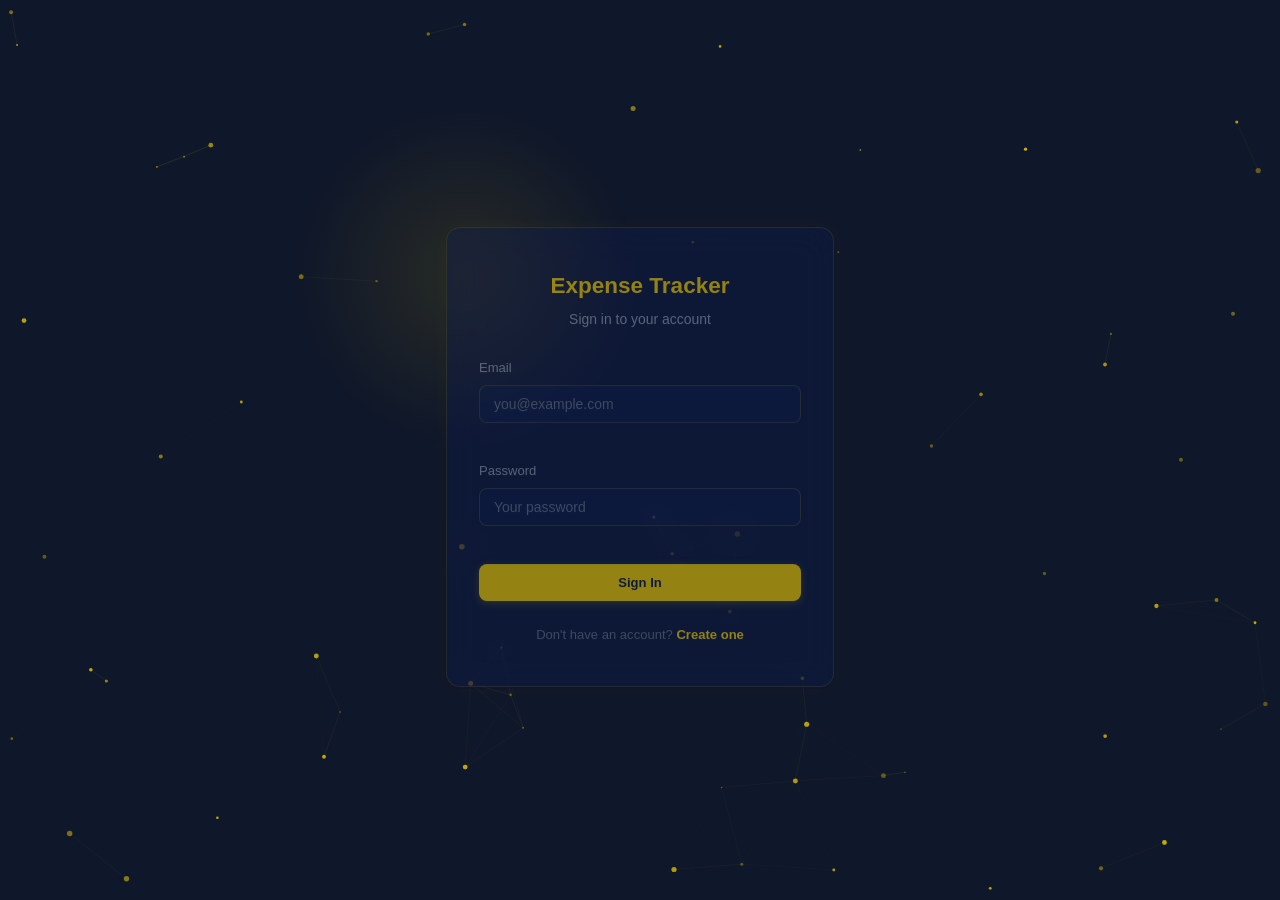
<file: index.html>
<!DOCTYPE html>
<html lang="en">
<head>
    <meta charset="UTF-8">
    <meta name="viewport" content="width=device-width, initial-scale=1.0">
    <title>Expense Tracker</title>
    <link rel="stylesheet" href="css/style.css">
</head>
<body class="app-body">
    <!-- Redirect page: JS sends user to login or dashboard -->
    <div class="auth-container">
        <p class="text-muted">Redirecting...</p>
    </div>
    <script src="js/app.js"></script>
</body>
</html>
</file>
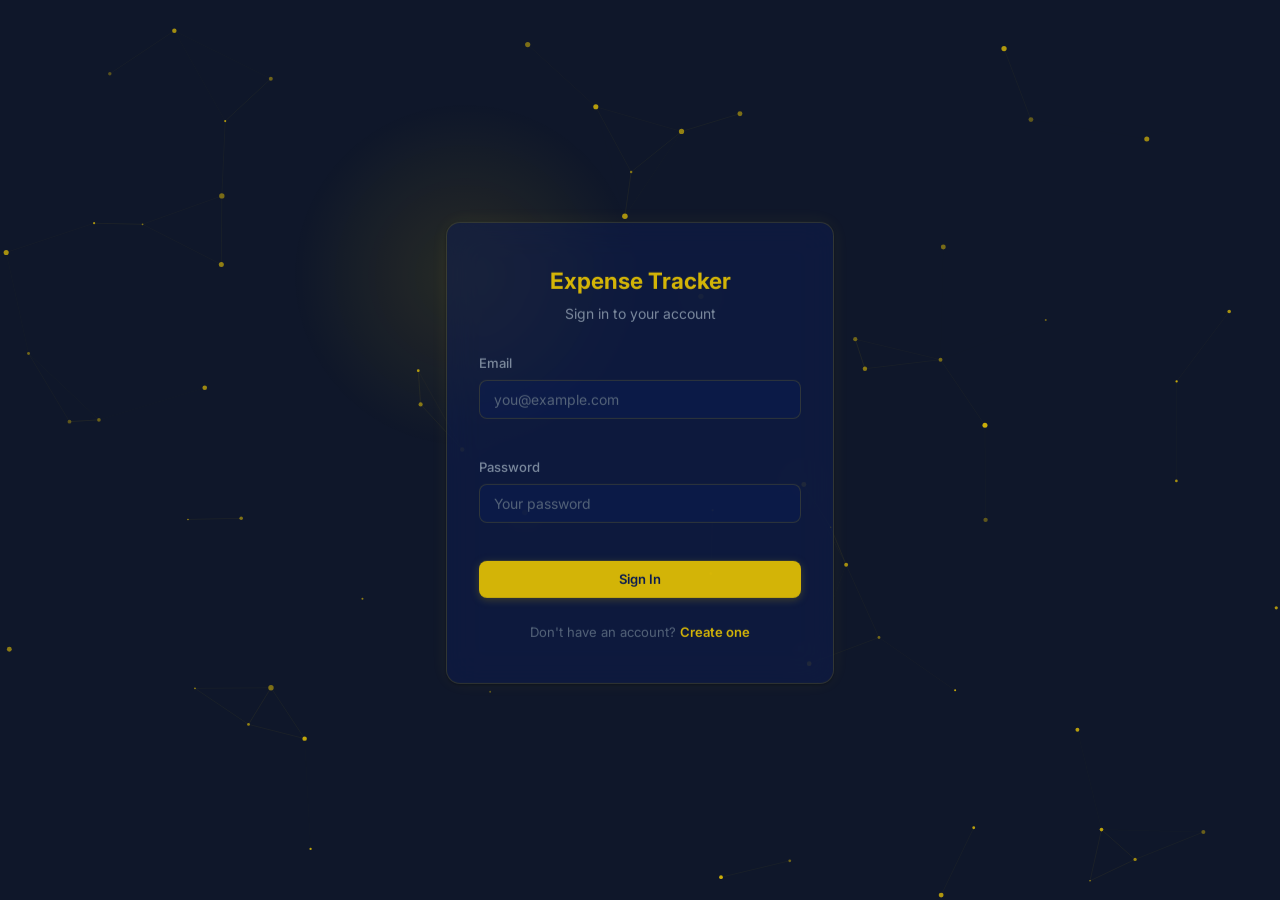
<file: add-expense.html>
<!DOCTYPE html>
<html lang="en">
<head>
    <meta charset="UTF-8">
    <meta name="viewport" content="width=device-width, initial-scale=1.0">
    <meta name="description" content="Add a new expense to your Expense Tracker.">
    <title>Add Expense — Expense Tracker</title>
    <link rel="stylesheet" href="css/style.css">
    <!-- Google Fonts for Inter -->
    <link rel="preconnect" href="https://fonts.googleapis.com">
    <link rel="preconnect" href="https://fonts.gstatic.com" crossorigin>
    <link href="https://fonts.googleapis.com/css2?family=Inter:wght@300;400;500;600;700&display=swap" rel="stylesheet">
</head>

<body class="app-body">

<!-- Particle background canvas -->
<canvas id="particleCanvas"></canvas>

<nav class="navbar" id="navbar">
    <div class="navbar-inner">
        <a href="dashboard.html" class="navbar-brand">Expense Tracker</a>
        <div class="navbar-right">
            <span class="navbar-user" id="navUsername"></span>
            <button class="btn btn-outline btn-sm" id="logoutBtn">Logout</button>
        </div>
    </div>
</nav>

<div class="container">

    <div class="form-page-wrapper">

    <header class="page-header">
        <h1 class="page-title">Add Expense</h1>
    </header>

    <div id="formError" class="alert alert-danger" style="display:none;"></div>

    <form class="expense-form glass form-card" id="expenseForm" novalidate>
        <input type="hidden" name="csrf_token" id="csrfToken">

        <div class="form-group">
            <label class="form-label" for="expTitle">Expense Title</label>
            <input type="text" name="title" id="expTitle" class="form-input" placeholder="e.g. Groceries" required>
            <span class="form-error" id="titleError"></span>
        </div>

        <div class="form-group">
            <label class="form-label" for="expCategory">Category</label>
            <select name="category" id="expCategory" class="form-input">
                <option value="">Select category</option>
                <option value="Food">Food</option>
                <option value="Transport">Transport</option>
                <option value="Housing">Housing</option>
                <option value="Utilities">Utilities</option>
                <option value="Entertainment">Entertainment</option>
                <option value="Health">Health</option>
                <option value="Education">Education</option>
                <option value="Shopping">Shopping</option>
                <option value="Other">Other</option>
            </select>
        </div>

        <div class="form-group">
            <label class="form-label" for="expAmount">Amount (₱)</label>
            <input type="number" name="amount" id="expAmount" class="form-input" step="0.01" min="0.01" placeholder="0.00" required>
            <span class="form-error" id="amountError"></span>
        </div>

        <div class="form-group">
            <label class="form-label" for="expDate">Date</label>
            <input type="date" name="date" id="expDate" class="form-input" required>
            <span class="form-error" id="dateError"></span>
        </div>

        <div class="form-group">
            <label class="form-label" for="expDesc">Description (optional)</label>
            <textarea name="description" id="expDesc" class="form-textarea" placeholder="Additional details..."></textarea>
        </div>

        <div class="form-actions">
            <button type="submit" class="btn btn-success submit-btn">
                Save Expense
            </button>
            <a href="dashboard.html" class="btn btn-secondary cancel-btn">
                Cancel
            </a>
        </div>

    </form>

    </div> <!-- /.form-page-wrapper -->

</div>

<script src="js/app.js"></script>

</body>
</html>
</file>
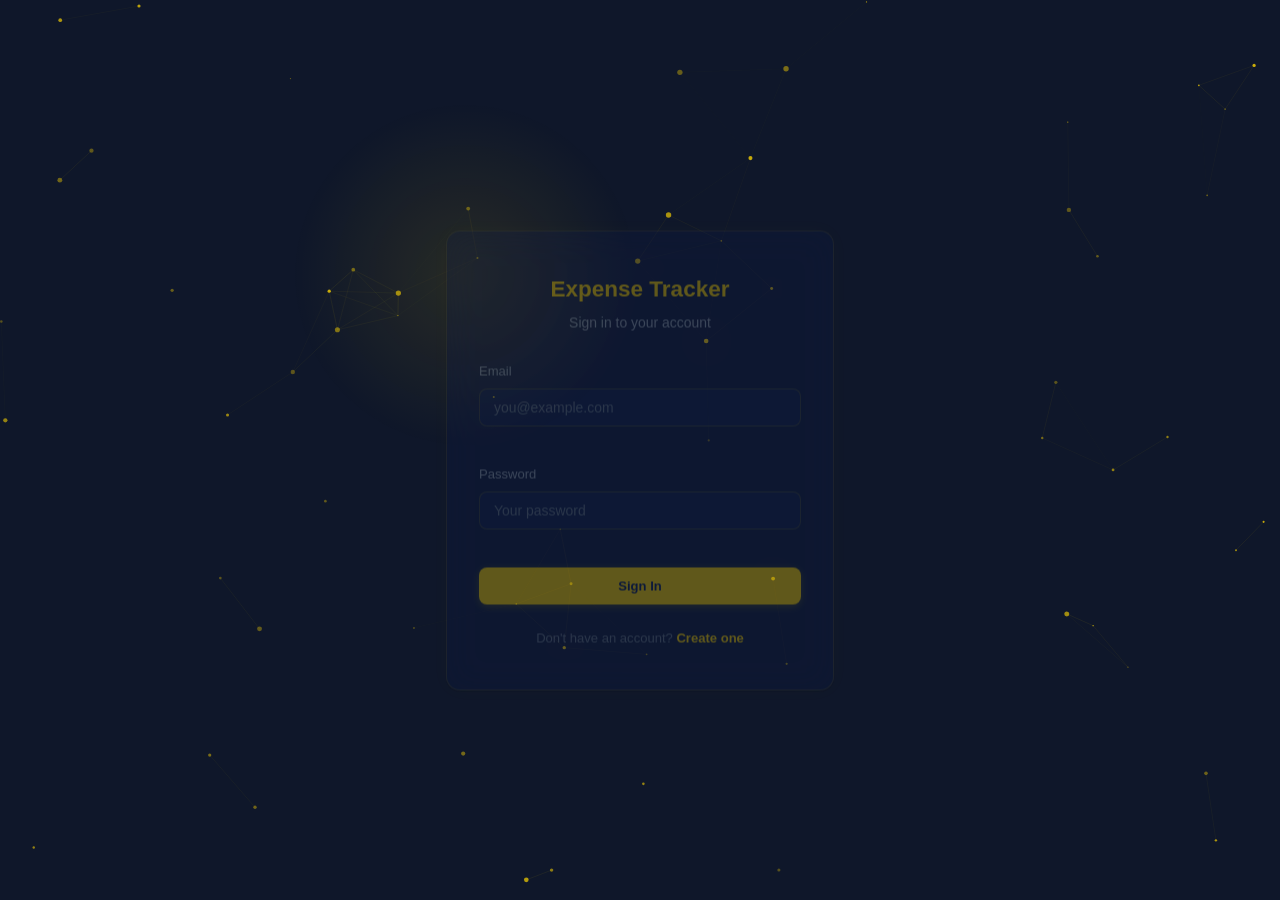
<file: dashboard.html>
<!DOCTYPE html>
<html lang="en">
<head>
    <meta charset="UTF-8">
    <meta name="viewport" content="width=device-width, initial-scale=1.0">
    <meta name="description" content="View your expense dashboard, track spending, and manage your budget.">
    <title>Dashboard — Expense Tracker</title>
    <link rel="stylesheet" href="css/style.css">
    <link rel="preconnect" href="https://fonts.googleapis.com">
    <link rel="preconnect" href="https://fonts.gstatic.com" crossorigin>
    <link href="https://fonts.googleapis.com/css2?family=Inter:wght@300;400;500;600;700&display=swap" rel="stylesheet">
</head>

<body class="app-body">

<!-- Particle background canvas -->
<canvas id="particleCanvas"></canvas>

<nav class="navbar" id="navbar">
    <div class="navbar-inner">
        <a href="dashboard.html" class="navbar-brand">Expense Tracker</a>
        <div class="navbar-right">
            <span class="navbar-user" id="navUsername"></span>
            <button class="theme-toggle" id="themeToggle" title="Toggle dark mode">☽</button>
            <button class="btn btn-outline btn-sm" id="logoutBtn">Logout</button>
        </div>
    </div>
</nav>

<div class="container">

    <!-- Summary Cards -->
    <section class="summary-section" id="summarySection">
        <div class="summary-card glass card-total">
            <div class="summary-icon">₱</div>
            <div class="summary-info">
                <h2 class="summary-label">Total Expenses</h2>
                <p class="summary-amount" id="totalAmount">₱0.00</p>
            </div>
        </div>
        <div class="summary-card glass card-count">
            <div class="summary-icon">#</div>
            <div class="summary-info">
                <h2 class="summary-label">Total Transactions</h2>
                <p class="summary-amount" id="expenseCount">0</p>
            </div>
        </div>
        <div class="summary-card glass card-highest">
            <div class="summary-icon">↑</div>
            <div class="summary-info">
                <h2 class="summary-label">Highest Expense</h2>
                <p class="summary-amount" id="highestExpense">₱0.00</p>
            </div>
        </div>
    </section>

    <!-- Category & Monthly Breakdown -->
    <section class="stats-section">
        <div class="stats-card glass">
            <h2 class="section-title">Spending by Category</h2>
            <div id="categoryStats" class="category-list">
                <p class="text-muted">No data yet.</p>
            </div>
        </div>
        <div class="stats-card glass">
            <h2 class="section-title">Monthly Totals</h2>
            <div id="monthlyStats" class="monthly-list">
                <p class="text-muted">No data yet.</p>
            </div>
        </div>
    </section>

    <!-- Filters & Search -->
    <section class="filter-section">
        <div class="filter-bar glass" id="filterBar">
            <input type="text" id="filterSearch" class="form-input filter-input" placeholder="Search title or category...">

            <select id="filterCategory" class="form-input filter-select">
                <option value="">All Categories</option>
            </select>

            <input type="date" id="filterDateFrom" class="form-input filter-input" title="Date from">
            <input type="date" id="filterDateTo" class="form-input filter-input" title="Date to">

            <input type="number" id="filterAmountMin" class="form-input filter-input filter-amount" placeholder="Min ₱" min="0" step="0.01">
            <input type="number" id="filterAmountMax" class="form-input filter-input filter-amount" placeholder="Max ₱" min="0" step="0.01">

            <button class="btn btn-primary btn-sm" id="applyFilters">Search</button>
            <button class="btn btn-outline btn-sm" id="clearFilters">Clear</button>
        </div>
    </section>

    <!-- Expense Table -->
    <section class="expenses-section">
        <div class="expenses-header">
            <h2 class="section-title">All Expenses</h2>
            <a href="add-expense.html" class="btn btn-primary add-expense-btn">+ Add Expense</a>
        </div>

        <div class="table-wrapper glass">
            <table class="expense-table" id="expenseTable">
                <thead class="table-header">
                    <tr class="table-row header-row">
                        <th class="table-heading">Title</th>
                        <th class="table-heading">Category</th>
                        <th class="table-heading">Amount</th>
                        <th class="table-heading">Date</th>
                        <th class="table-heading">Description</th>
                        <th class="table-heading">Actions</th>
                    </tr>
                </thead>
                <tbody class="table-body">
                </tbody>
            </table>
        </div>
    </section>

</div>

<!-- Floating Action Button for Mobile -->
<a href="add-expense.html" class="fab-button" aria-label="Add Expense">+</a>

<script src="js/app.js"></script>

</body>
</html>
</file>
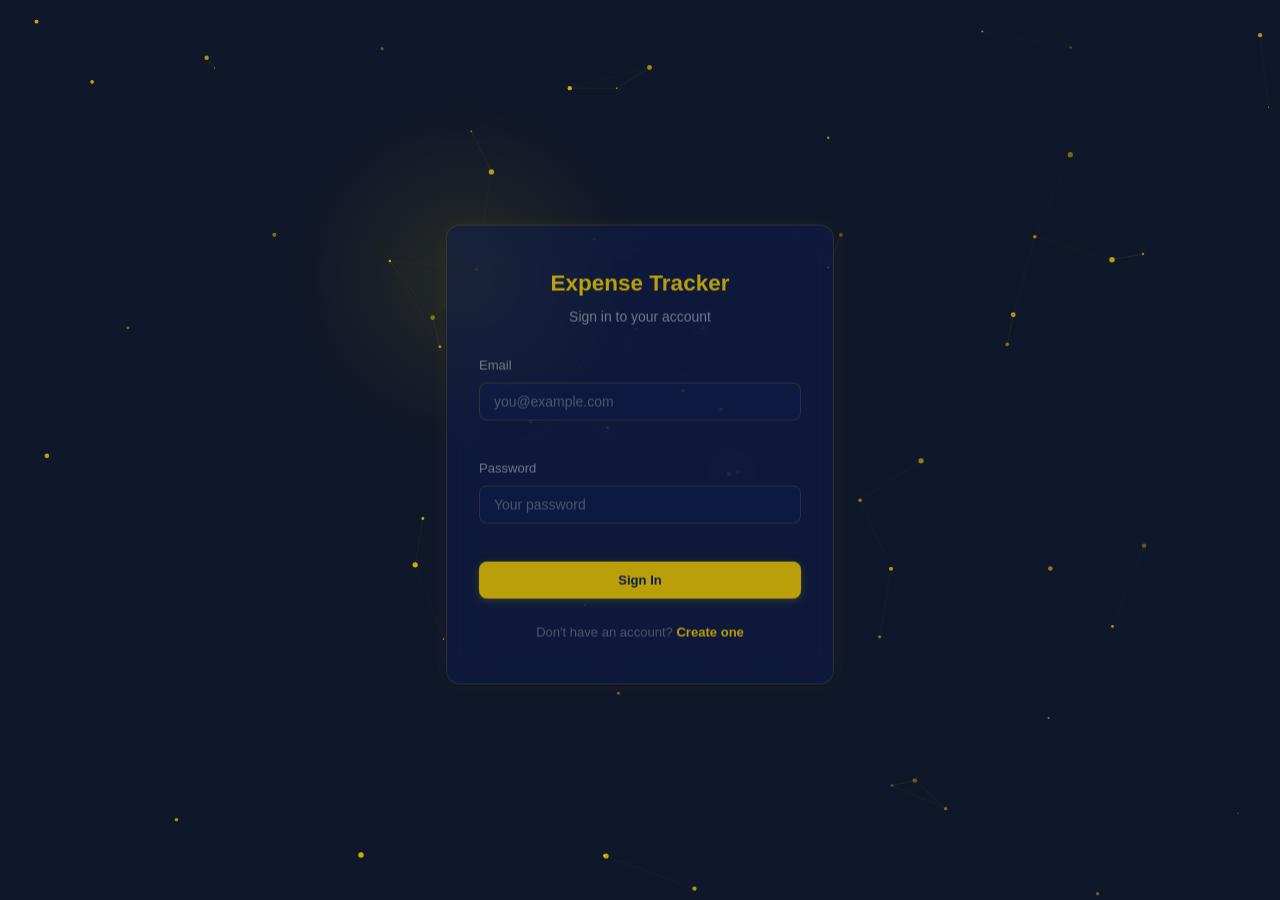
<file: edit-expense.html>
<!DOCTYPE html>
<html lang="en">
<head>
    <meta charset="UTF-8">
    <meta name="viewport" content="width=device-width, initial-scale=1.0">
    <meta name="description" content="Edit an existing expense in your Expense Tracker.">
    <title>Edit Expense — Expense Tracker</title>
    <link rel="stylesheet" href="css/style.css">
    <!-- Google Fonts for Inter -->
    <link rel="preconnect" href="https://fonts.googleapis.com">
    <link rel="preconnect" href="https://fonts.gstatic.com" crossorigin>
    <link href="https://fonts.googleapis.com/css2?family=Inter:wght@300;400;500;600;700&display=swap" rel="stylesheet">
</head>

<body class="app-body">

<!-- Particle background canvas -->
<canvas id="particleCanvas"></canvas>

<nav class="navbar" id="navbar">
    <div class="navbar-inner">
        <a href="dashboard.html" class="navbar-brand">Expense Tracker</a>
        <div class="navbar-right">
            <span class="navbar-user" id="navUsername"></span>
            <button class="btn btn-outline btn-sm" id="logoutBtn">Logout</button>
        </div>
    </div>
</nav>

<div class="container">

    <div class="form-page-wrapper">

    <header class="page-header">
        <h1 class="page-title">Edit Expense</h1>
    </header>

    <div id="formError" class="alert alert-danger" style="display:none;"></div>

    <form class="expense-form glass form-card" id="editExpenseForm" novalidate>
        <input type="hidden" name="id">
        <input type="hidden" name="csrf_token" id="csrfToken">

        <div class="form-group">
            <label class="form-label" for="expTitle">Expense Title</label>
            <input type="text" name="title" id="expTitle" class="form-input" placeholder="e.g. Groceries" required>
            <span class="form-error" id="titleError"></span>
        </div>

        <div class="form-group">
            <label class="form-label" for="expCategory">Category</label>
            <select name="category" id="expCategory" class="form-input">
                <option value="">Select category</option>
                <option value="Food">Food</option>
                <option value="Transport">Transport</option>
                <option value="Housing">Housing</option>
                <option value="Utilities">Utilities</option>
                <option value="Entertainment">Entertainment</option>
                <option value="Health">Health</option>
                <option value="Education">Education</option>
                <option value="Shopping">Shopping</option>
                <option value="Other">Other</option>
            </select>
        </div>

        <div class="form-group">
            <label class="form-label" for="expAmount">Amount (₱)</label>
            <input type="number" step="0.01" min="0.01" name="amount" id="expAmount" class="form-input" placeholder="0.00" required>
            <span class="form-error" id="amountError"></span>
        </div>

        <div class="form-group">
            <label class="form-label" for="expDate">Date</label>
            <input type="date" name="date" id="expDate" class="form-input" required>
            <span class="form-error" id="dateError"></span>
        </div>

        <div class="form-group">
            <label class="form-label" for="expDesc">Description (optional)</label>
            <textarea name="description" id="expDesc" class="form-textarea" placeholder="Additional details..."></textarea>
        </div>

        <div class="form-actions">
            <button type="submit" class="btn btn-success submit-btn">
                Update Expense
            </button>
            <a href="dashboard.html" class="btn btn-secondary cancel-btn">
                Cancel
            </a>
        </div>

    </form>

    </div> <!-- /.form-page-wrapper -->

</div>

<script src="js/app.js"></script>

</body>
</html>
</file>
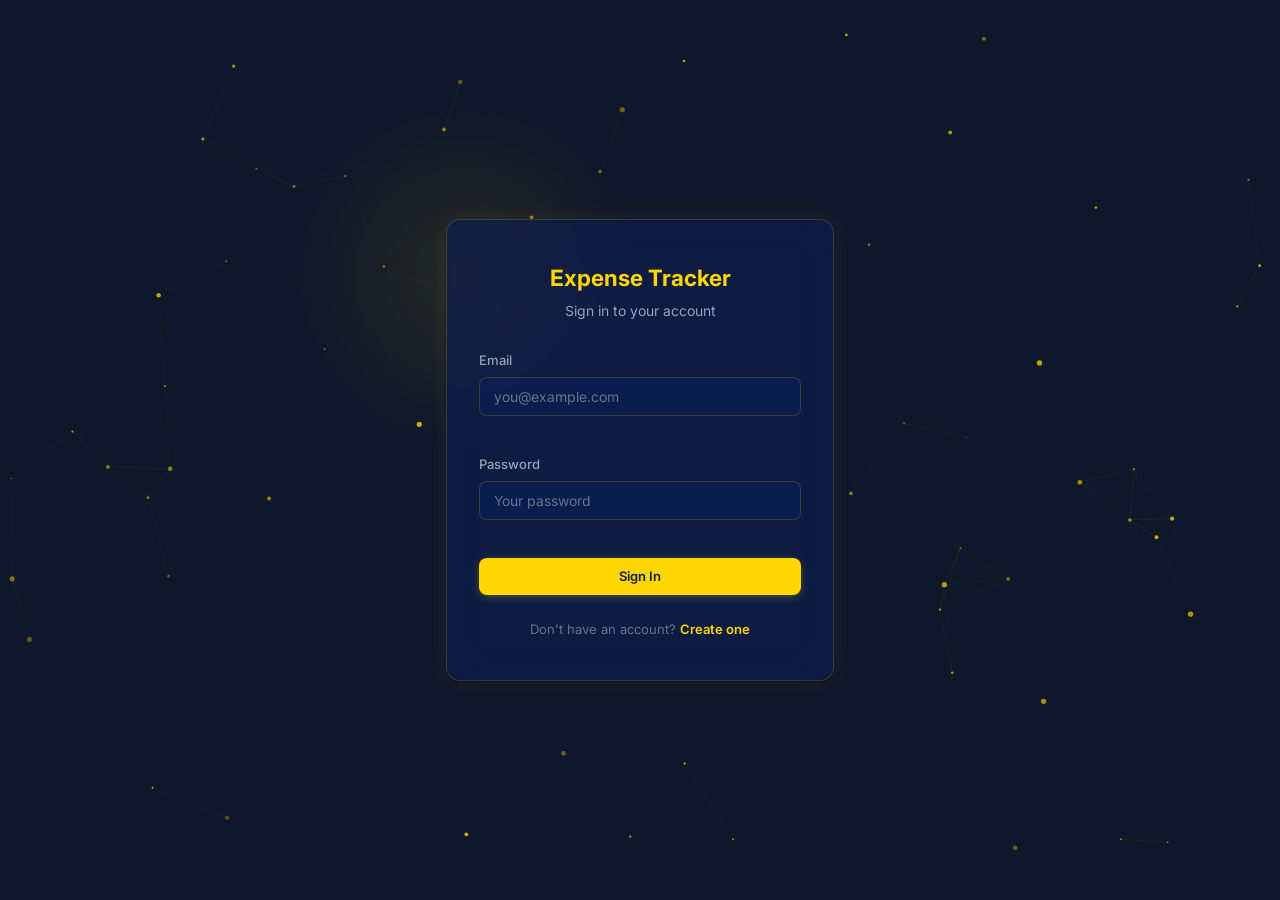
<file: login.html>
<!DOCTYPE html>
<html lang="en">
<head>
    <meta charset="UTF-8">
    <meta name="viewport" content="width=device-width, initial-scale=1.0">
    <meta name="description" content="Login to your Expense Tracker account to manage your finances.">
    <title>Login — Expense Tracker</title>
    <link rel="stylesheet" href="css/style.css">
    <link rel="preconnect" href="https://fonts.googleapis.com">
    <link rel="preconnect" href="https://fonts.gstatic.com" crossorigin>
    <link href="https://fonts.googleapis.com/css2?family=Inter:wght@300;400;500;600;700&display=swap" rel="stylesheet">
</head>

<body class="auth-body">

<!-- Particle background canvas -->
<canvas id="particleCanvas"></canvas>

<!-- Cursor glow -->
<div class="cursor-glow" id="cursorGlow"></div>

<div class="auth-container">

    <div class="auth-card glass">

        <div class="auth-header">
            <h1 class="auth-title">Expense Tracker</h1>
            <p class="auth-subtitle">Sign in to your account</p>
        </div>

        <div id="authError" class="alert alert-danger" style="display:none;"></div>

        <form class="auth-form" id="loginForm" novalidate>
            <input type="hidden" name="csrf_token" id="csrfToken">

            <div class="form-group">
                <label class="form-label" for="loginEmail">Email</label>
                <input type="email" name="email" id="loginEmail" class="form-input" placeholder="you@example.com" required>
                <span class="form-error" id="emailError"></span>
            </div>

            <div class="form-group">
                <label class="form-label" for="loginPassword">Password</label>
                <input type="password" name="password" id="loginPassword" class="form-input" placeholder="Your password" required>
                <span class="form-error" id="passwordError"></span>
            </div>

            <button type="submit" class="btn btn-primary btn-block">Sign In</button>
        </form>

        <div class="auth-footer">
            Don't have an account? <a class="auth-link" href="register.html">Create one</a>
        </div>

    </div>

</div>

<script src="js/app.js"></script>

</body>
</html>
</file>
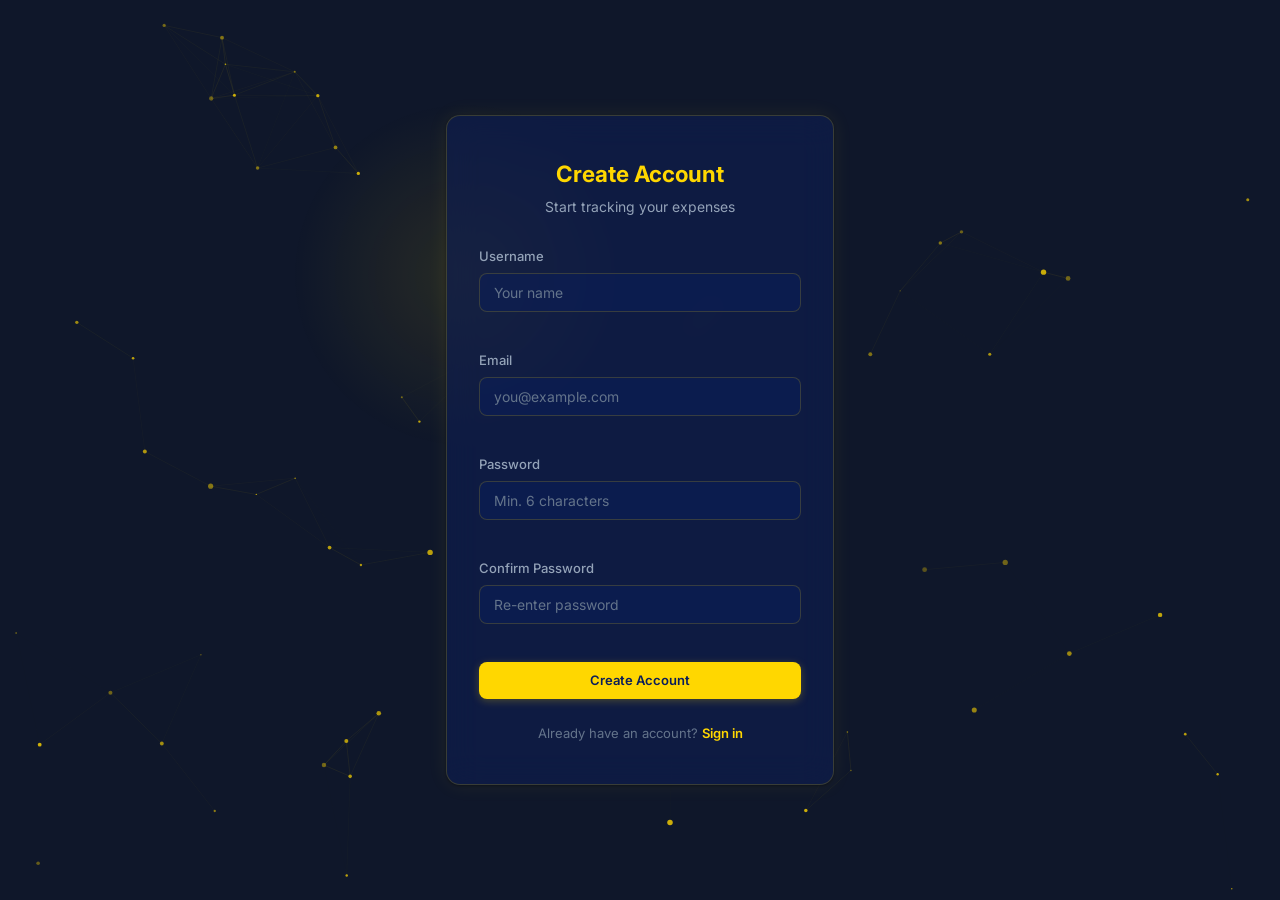
<file: register.html>
<!DOCTYPE html>
<html lang="en">
<head>
    <meta charset="UTF-8">
    <meta name="viewport" content="width=device-width, initial-scale=1.0">
    <meta name="description" content="Create an Expense Tracker account to start managing your expenses.">
    <title>Register — Expense Tracker</title>
    <link rel="stylesheet" href="css/style.css">
    <link rel="preconnect" href="https://fonts.googleapis.com">
    <link rel="preconnect" href="https://fonts.gstatic.com" crossorigin>
    <link href="https://fonts.googleapis.com/css2?family=Inter:wght@300;400;500;600;700&display=swap" rel="stylesheet">
</head>

<body class="auth-body">

<!-- Particle background canvas -->
<canvas id="particleCanvas"></canvas>

<!-- Cursor glow -->
<div class="cursor-glow" id="cursorGlow"></div>

<div class="auth-container">

    <div class="auth-card glass">

        <div class="auth-header">
            <h1 class="auth-title">Create Account</h1>
            <p class="auth-subtitle">Start tracking your expenses</p>
        </div>

        <div id="authError" class="alert alert-danger" style="display:none;"></div>

        <form class="auth-form" id="registerForm" novalidate>
            <input type="hidden" name="csrf_token" id="csrfToken">

            <div class="form-group">
                <label class="form-label" for="regUsername">Username</label>
                <input type="text" name="username" id="regUsername" class="form-input" placeholder="Your name" required>
                <span class="form-error" id="usernameError"></span>
            </div>

            <div class="form-group">
                <label class="form-label" for="regEmail">Email</label>
                <input type="email" name="email" id="regEmail" class="form-input" placeholder="you@example.com" required>
                <span class="form-error" id="emailError"></span>
            </div>

            <div class="form-group">
                <label class="form-label" for="regPassword">Password</label>
                <input type="password" name="password" id="regPassword" class="form-input" placeholder="Min. 6 characters" required>
                <span class="form-error" id="passwordError"></span>
            </div>

            <div class="form-group">
                <label class="form-label" for="regConfirm">Confirm Password</label>
                <input type="password" name="confirm_password" id="regConfirm" class="form-input" placeholder="Re-enter password" required>
                <span class="form-error" id="confirmError"></span>
            </div>

            <button type="submit" class="btn btn-primary btn-block">Create Account</button>
        </form>

        <div class="auth-footer">
            Already have an account? <a class="auth-link" href="login.html">Sign in</a>
        </div>

    </div>

</div>

<script src="js/app.js"></script>

</body>
</html>
</file>
<file: css/style.css>
@import url('https://fonts.googleapis.com/css2?family=Inter:wght@300;400;500;600;700&display=swap');

/* ============================================================
   Expense Tracker — Dark Blue + Gold Premium Theme
   ============================================================ */

/* ---------- Dark-Blue + Gold (default) ---------- */
:root {
    /* Core palette */
    --bg-deep:      #0b1e5a;
    --bg-body:      #0f172a;
    --bg-card:      rgba(15, 30, 80, 0.65);
    --bg-card-hover:rgba(15, 30, 80, 0.85);
    --bg-input:     rgba(11, 30, 90, 0.5);

    --gold:         #ffd700;
    --gold-dim:     #bfa230;
    --gold-glow:    rgba(255, 215, 0, 0.15);

    --text-primary: #f1f5f9;
    --text-secondary:#94a3b8;
    --text-muted:   #64748b;

    --border:       rgba(255, 215, 0, 0.18);
    --border-subtle:rgba(255, 255, 255, 0.06);

    --green:        #10B981;
    --green-dim:    rgba(16,185,129,0.15);
    --red:          #EF4444;
    --red-dim:      rgba(239,68,68,0.12);
    --amber:        #F59E0B;
    --amber-dim:    rgba(245,158,11,0.15);
    --purple:       #8B5CF6;

    /* Shadows */
    --shadow-sm:    0 1px 3px rgba(0,0,0,0.4);
    --shadow-md:    0 4px 12px rgba(0,0,0,0.5);
    --shadow-lg:    0 8px 24px rgba(0,0,0,0.5);
    --shadow-gold:  0 0 20px rgba(255,215,0,0.08);

    /* Glass */
    --glass-blur:   blur(16px);
    --glass-border: 1px solid var(--border);

    /* Misc */
    --font:         'Inter', -apple-system, BlinkMacSystemFont, 'Segoe UI', sans-serif;
    --radius:       8px;
    --radius-lg:    14px;
    --ease:         cubic-bezier(0.4, 0, 0.2, 1);

    /* Particle colour (used by JS) */
    --particle-r: 255;
    --particle-g: 215;
    --particle-b: 0;

    /* Category colours */
    --cat-food:          #ffd700;
    --cat-transport:     #38bdf8;
    --cat-housing:       #a78bfa;
    --cat-utilities:     #34d399;
    --cat-entertainment: #f472b6;
    --cat-health:        #fb923c;
    --cat-education:     #60a5fa;
    --cat-shopping:      #e879f9;
    --cat-other:         #94a3b8;
}

/* ---------- Alt Dark Mode (toggle) ---------- */
body.dark-alt {
    --bg-deep:      #020617;
    --bg-body:      #0f172a;
    --bg-card:      rgba(15, 23, 42, 0.75);
    --bg-card-hover:rgba(15, 23, 42, 0.90);
    --bg-input:     rgba(30, 41, 59, 0.6);

    --gold:         #facc15;
    --gold-dim:     #a38c1c;
    --gold-glow:    rgba(250,204,21,0.12);

    --border:       rgba(250,204,21,0.14);
    --border-subtle:rgba(255,255,255,0.05);

    --shadow-gold:  0 0 16px rgba(250,204,21,0.06);

    --particle-r: 250;
    --particle-g: 204;
    --particle-b: 21;
}

/* ============================================================
   Reset & Base
   ============================================================ */
*, *::before, *::after { box-sizing: border-box; margin: 0; padding: 0; }
html { font-size: 15px; -webkit-font-smoothing: antialiased; scroll-behavior: smooth; }

body {
    font-family: var(--font);
    background: var(--bg-body);
    color: var(--text-primary);
    line-height: 1.6;
    min-height: 100vh;
    overflow-x: hidden;
    transition: background 0.4s var(--ease), color 0.4s var(--ease);
}

a { color: var(--gold); text-decoration: none; transition: color 0.15s; }
a:hover { color: var(--gold-dim); }

/* ============================================================
   Particle Canvas (positioned behind everything)
   ============================================================ */
#particleCanvas {
    position: fixed;
    top: 0; left: 0;
    width: 100%; height: 100%;
    z-index: 0;
    pointer-events: none;
}

/* All page content sits above the canvas */
.navbar, .container, .auth-container, .fab-button { position: relative; z-index: 1; }

/* ============================================================
   Layout
   ============================================================ */
.container {
    max-width: 1060px;
    margin: 0 auto;
    padding: 28px 24px 80px;
}

/* ============================================================
   Glass Panel — the core visual building block
   ============================================================ */
.glass {
    background: var(--bg-card);
    backdrop-filter: var(--glass-blur);
    -webkit-backdrop-filter: var(--glass-blur);
    border: var(--glass-border);
    border-radius: var(--radius-lg);
    box-shadow: var(--shadow-sm), var(--shadow-gold);
    transition: transform 0.25s var(--ease),
                box-shadow 0.25s var(--ease),
                background 0.3s var(--ease);
}
.glass:hover {
    background: var(--bg-card-hover);
    box-shadow: var(--shadow-md), 0 0 30px rgba(255,215,0,0.1);
    transform: translateY(-2px);
}

/* ============================================================
   Navbar
   ============================================================ */
.navbar {
    background: rgba(11, 30, 90, 0.55);
    backdrop-filter: var(--glass-blur);
    -webkit-backdrop-filter: var(--glass-blur);
    border-bottom: 1px solid var(--border);
    position: sticky;
    top: 0;
    z-index: 100;
    transition: background 0.4s var(--ease);
}
body.dark-alt .navbar { background: rgba(2, 6, 23, 0.7); }

.navbar-inner {
    max-width: 1060px;
    margin: 0 auto;
    padding: 0 24px;
    height: 56px;
    display: flex;
    align-items: center;
    justify-content: space-between;
}
.navbar-brand {
    font-size: 1.15rem;
    font-weight: 700;
    color: var(--gold);
    letter-spacing: -0.01em;
}
.navbar-brand:hover { color: var(--gold); }
.navbar-right { display: flex; align-items: center; gap: 12px; }
.navbar-user { font-size: 0.87rem; color: var(--text-secondary); }

/* Dark mode toggle in navbar */
.theme-toggle {
    background: none;
    border: 1px solid var(--border);
    color: var(--gold);
    width: 34px; height: 34px;
    border-radius: 50%;
    display: flex;
    align-items: center;
    justify-content: center;
    cursor: pointer;
    font-size: 1rem;
    transition: all 0.2s var(--ease);
}
.theme-toggle:hover {
    background: var(--gold-glow);
    box-shadow: 0 0 12px rgba(255,215,0,0.2);
}

/* ============================================================
   Buttons
   ============================================================ */
.btn {
    display: inline-flex;
    align-items: center;
    justify-content: center;
    gap: 6px;
    padding: 8px 18px;
    font-size: 0.87rem;
    font-weight: 500;
    font-family: var(--font);
    border: 1px solid transparent;
    border-radius: var(--radius);
    cursor: pointer;
    transition: all 0.2s var(--ease);
    white-space: nowrap;
    text-decoration: none;
    line-height: 1.5;
}
.btn:hover { text-decoration: none; }
.btn:active { transform: scale(0.97); }

.btn-primary {
    background: var(--gold);
    color: #0b1e5a;
    font-weight: 600;
    box-shadow: 0 2px 8px rgba(255,215,0,0.25);
}
.btn-primary:hover {
    background: #ffe44d;
    color: #0b1e5a;
    box-shadow: 0 4px 16px rgba(255,215,0,0.35);
    transform: translateY(-1px);
}

.btn-success {
    background: var(--green);
    color: #fff;
    box-shadow: 0 2px 8px rgba(16,185,129,0.25);
}
.btn-success:hover { background: #059669; color: #fff; transform: translateY(-1px); }

.btn-danger {
    background: transparent;
    color: var(--red);
    border: 1px solid rgba(239,68,68,0.3);
}
.btn-danger:hover { background: var(--red-dim); border-color: var(--red); }

.btn-secondary {
    background: rgba(255,255,255,0.06);
    color: var(--text-primary);
    border: 1px solid var(--border-subtle);
}
.btn-secondary:hover { background: rgba(255,255,255,0.1); }

.btn-outline {
    background: transparent;
    color: var(--text-secondary);
    border: 1px solid var(--border);
}
.btn-outline:hover { color: var(--gold); border-color: var(--gold); background: var(--gold-glow); }

.btn-sm { padding: 6px 12px; font-size: 0.8rem; }
.btn-block { width: 100%; justify-content: center; }

/* ============================================================
   Summary Cards
   ============================================================ */
.summary-section {
    display: grid;
    grid-template-columns: repeat(3, 1fr);
    gap: 16px;
    margin-bottom: 24px;
}

.summary-card {
    padding: 22px 24px;
    display: flex;
    flex-direction: column;
    gap: 4px;
}

.summary-card .summary-icon {
    width: 40px;
    height: 40px;
    border-radius: 10px;
    display: flex;
    align-items: center;
    justify-content: center;
    font-size: 1rem;
    font-weight: 700;
    margin-bottom: 14px;
}
.card-total .summary-icon   { background: var(--gold-glow); color: var(--gold); border: 1px solid rgba(255,215,0,0.2); }
.card-count .summary-icon   { background: var(--green-dim); color: var(--green); border: 1px solid rgba(16,185,129,0.2); }
.card-highest .summary-icon { background: var(--amber-dim); color: var(--amber); border: 1px solid rgba(245,158,11,0.2); }

.summary-label {
    font-size: 0.78rem;
    font-weight: 500;
    color: var(--text-muted);
    text-transform: uppercase;
    letter-spacing: 0.05em;
}
.summary-amount {
    font-size: 1.55rem;
    font-weight: 700;
    color: var(--text-primary);
    letter-spacing: -0.02em;
}

/* ============================================================
   Stats Section
   ============================================================ */
.stats-section {
    display: grid;
    grid-template-columns: 1fr 1fr;
    gap: 16px;
    margin-bottom: 24px;
}
.stats-card { padding: 22px 24px; }

.section-title {
    font-size: 0.95rem;
    font-weight: 600;
    color: var(--text-primary);
    margin-bottom: 16px;
}

.category-list, .monthly-list { display: flex; flex-direction: column; gap: 12px; }
.stat-row { display: flex; justify-content: space-between; font-size: 0.87rem; margin-bottom: 4px; }
.stat-label { color: var(--text-secondary); font-weight: 500; }
.stat-value { color: var(--gold); font-weight: 600; }
.stat-bar-wrap {
    width: 100%;
    height: 6px;
    background: rgba(255,255,255,0.06);
    border-radius: 3px;
    overflow: hidden;
}
.stat-bar {
    height: 100%;
    background: linear-gradient(90deg, var(--gold-dim), var(--gold));
    border-radius: 3px;
    transition: width 0.8s var(--ease);
}

/* Category-specific bar colours */
.stat-bar[data-cat="Food"]          { background: var(--cat-food); }
.stat-bar[data-cat="Transport"]     { background: var(--cat-transport); }
.stat-bar[data-cat="Housing"]       { background: var(--cat-housing); }
.stat-bar[data-cat="Utilities"]     { background: var(--cat-utilities); }
.stat-bar[data-cat="Entertainment"] { background: var(--cat-entertainment); }
.stat-bar[data-cat="Health"]        { background: var(--cat-health); }
.stat-bar[data-cat="Education"]     { background: var(--cat-education); }
.stat-bar[data-cat="Shopping"]      { background: var(--cat-shopping); }
.stat-bar[data-cat="Other"]         { background: var(--cat-other); }

/* ============================================================
   Filter Bar
   ============================================================ */
.filter-section { margin-bottom: 16px; }
.filter-bar {
    display: flex;
    flex-wrap: wrap;
    gap: 8px;
    align-items: center;
    padding: 14px 16px;
}
.filter-input { padding: 7px 12px; font-size: 0.87rem; }
.filter-input, .filter-select { flex: 1; min-width: 140px; }
.filter-amount { max-width: 110px; min-width: 90px; flex: 0 1 auto; }

/* ============================================================
   Expense Table
   ============================================================ */
.expenses-section { margin-bottom: 32px; }
.expenses-header {
    display: flex;
    justify-content: space-between;
    align-items: center;
    margin-bottom: 12px;
}

.table-wrapper { overflow-x: auto; border-radius: var(--radius-lg); }
.table-wrapper::-webkit-scrollbar { height: 6px; }
.table-wrapper::-webkit-scrollbar-thumb { background: var(--gold-dim); border-radius: 3px; }

.expense-table { width: 100%; border-collapse: collapse; }
.table-heading {
    text-align: left;
    padding: 10px 16px;
    font-size: 0.75rem;
    font-weight: 600;
    text-transform: uppercase;
    letter-spacing: 0.05em;
    color: var(--text-muted);
    background: rgba(255,255,255,0.03);
    border-bottom: 1px solid var(--border);
}
.expense-row td {
    padding: 12px 16px;
    font-size: 0.87rem;
    border-bottom: 1px solid var(--border-subtle);
    vertical-align: middle;
    color: var(--text-secondary);
    transition: background 0.15s;
}
.expense-row:last-child td { border-bottom: none; }
.expense-row:hover td { background: rgba(255,215,0,0.04); }

/* Amount column gold accent */
.expense-row td:nth-child(3) {
    font-weight: 600;
    color: var(--gold);
    font-variant-numeric: tabular-nums;
}

.expense-row .actions { display: flex; gap: 6px; }

/* ============================================================
   Forms & Inputs
   ============================================================ */
.form-input, .form-textarea {
    width: 100%;
    padding: 10px 14px;
    font-size: 0.93rem;
    font-family: var(--font);
    color: var(--text-primary);
    background: var(--bg-input);
    border: 1px solid var(--border);
    border-radius: var(--radius);
    transition: border-color 0.2s, box-shadow 0.2s, background 0.3s;
}
.form-input:focus, .form-textarea:focus {
    outline: none;
    border-color: var(--gold);
    box-shadow: 0 0 0 3px var(--gold-glow);
    background: rgba(11,30,90,0.7);
}
body.dark-alt .form-input:focus,
body.dark-alt .form-textarea:focus {
    background: rgba(15,23,42,0.8);
}
.form-input::placeholder, .form-textarea::placeholder { color: var(--text-muted); }
.form-input.invalid { border-color: var(--red); }
.form-textarea { min-height: 88px; resize: vertical; }

.form-group { display: flex; flex-direction: column; gap: 6px; }
.form-label { font-size: 0.87rem; font-weight: 500; color: var(--text-secondary); }
.form-error { font-size: 0.8rem; color: var(--red); min-height: 1em; }

.expense-form, .auth-form { display: flex; flex-direction: column; gap: 20px; }
.form-actions { display: flex; gap: 12px; padding-top: 8px; }

/* Center form pages */
.form-page-wrapper { max-width: 560px; margin: 0 auto; }
.form-card { padding: 32px; }

/* ============================================================
   Auth Pages
   ============================================================ */
.auth-body {
    background: var(--bg-body);
    display: flex;
    align-items: center;
    justify-content: center;
    min-height: 100vh;
}
.auth-container {
    width: 100%;
    max-width: 420px;
    padding: 16px;
    position: relative;
    z-index: 1;
}
.auth-card {
    padding: 40px 32px;
    animation: fadeUp 0.4s var(--ease);
}
@keyframes fadeUp {
    from { opacity: 0; transform: translateY(16px); }
    to   { opacity: 1; transform: translateY(0); }
}

.auth-header { text-align: center; margin-bottom: 28px; }
.auth-title { font-size: 1.5rem; font-weight: 700; color: var(--gold); margin-bottom: 4px; }
.auth-subtitle { color: var(--text-secondary); font-size: 0.93rem; }
.auth-footer { text-align: center; margin-top: 24px; font-size: 0.87rem; color: var(--text-muted); }
.auth-link { font-weight: 600; color: var(--gold); }

/* ============================================================
   Alerts
   ============================================================ */
.alert {
    padding: 12px 16px;
    border-radius: var(--radius);
    font-size: 0.87rem;
    font-weight: 500;
}
.alert-danger {
    background: var(--red-dim);
    color: var(--red);
    border: 1px solid rgba(239,68,68,0.25);
}

/* ============================================================
   Page Headers
   ============================================================ */
.page-header { margin-bottom: 20px; }
.page-title {
    font-size: 1.35rem;
    font-weight: 700;
    color: var(--text-primary);
    letter-spacing: -0.02em;
}

/* ============================================================
   Floating Action Button
   ============================================================ */
.fab-button {
    position: fixed;
    bottom: 24px;
    right: 24px;
    width: 52px;
    height: 52px;
    background: var(--gold);
    color: var(--bg-deep);
    border-radius: 50%;
    display: none;
    align-items: center;
    justify-content: center;
    font-size: 24px;
    font-weight: 600;
    box-shadow: 0 4px 16px rgba(255,215,0,0.35);
    transition: transform 0.2s var(--ease), box-shadow 0.2s var(--ease);
    z-index: 1000;
    text-decoration: none;
}
.fab-button:hover {
    transform: scale(1.1);
    box-shadow: 0 6px 24px rgba(255,215,0,0.45);
    color: var(--bg-deep);
}

/* ============================================================
   Utilities
   ============================================================ */
.text-muted { color: var(--text-muted); font-size: 0.87rem; }
.text-center { text-align: center; }

/* Cursor glow (auth pages) */
.cursor-glow {
    position: fixed;
    width: 350px;
    height: 350px;
    background: radial-gradient(circle, rgba(255,215,0,0.1) 0%, transparent 70%);
    border-radius: 50%;
    pointer-events: none;
    z-index: 0;
    transform: translate(-50%, -50%);
    transition: left 0.12s linear, top 0.12s linear;
}

/* ============================================================
   Responsive
   ============================================================ */
@media (max-width: 768px) {
    .container { padding: 20px 16px 80px; }
    .summary-section { grid-template-columns: 1fr; }
    .stats-section { grid-template-columns: 1fr; }
    .filter-bar { flex-direction: column; }
    .filter-input, .filter-select, .filter-amount { min-width: 100%; max-width: 100%; }
    .expenses-header { flex-direction: column; align-items: stretch; gap: 12px; }
    .add-expense-btn { display: none; }
    .fab-button { display: flex; }
    .form-actions { flex-direction: column; }
    .form-actions .btn { width: 100%; }
    .navbar-inner { padding: 0 16px; }
    .auth-card { padding: 28px 20px; }
    .form-card { padding: 24px 20px; }
}

@media (min-width: 769px) and (max-width: 1024px) {
    .summary-section { grid-template-columns: repeat(3, 1fr); }
}
</file>
